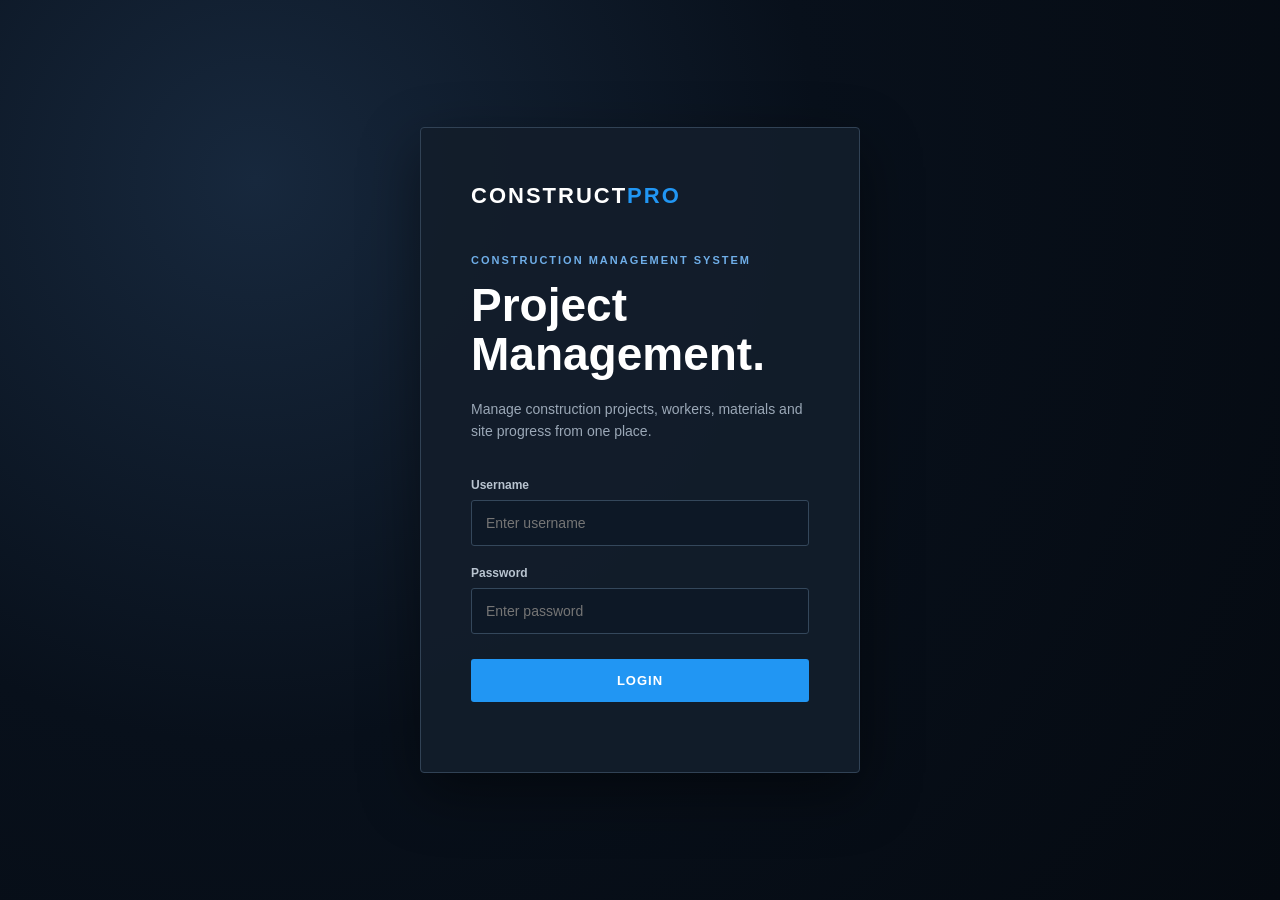
<file: frontend/index.html>
<!DOCTYPE html>
<html lang="en">

<head>
    <meta charset="UTF-8">
    <meta name="viewport" content="width=device-width, initial-scale=1.0">

    <title>Construction Management System</title>

    <link rel="stylesheet" href="style.css">
</head>

<body>

    <div class="login-page">

        <div class="login-card">

            <div class="brand">
                CONSTRUCT<span>PRO</span>
            </div>

            <p class="system-label">
                CONSTRUCTION MANAGEMENT SYSTEM
            </p>

            <h1>
                Project<br>
                Management.
            </h1>

            <p class="login-description">
                Manage construction projects, workers,
                materials and site progress from one place.
            </p>

            <form onsubmit="login(event)">

                <label>Username</label>

                <input
                    type="text"
                    id="username"
                    placeholder="Enter username"
                    required
                >

                <label>Password</label>

                <input
                    type="password"
                    id="password"
                    placeholder="Enter password"
                    required
                >

                <button type="submit">
                    LOGIN
                </button>

                <p id="loginMessage"></p>

            </form>

        </div>

    </div>

    <script src="script.js"></script>

</body>

</html>
</file>
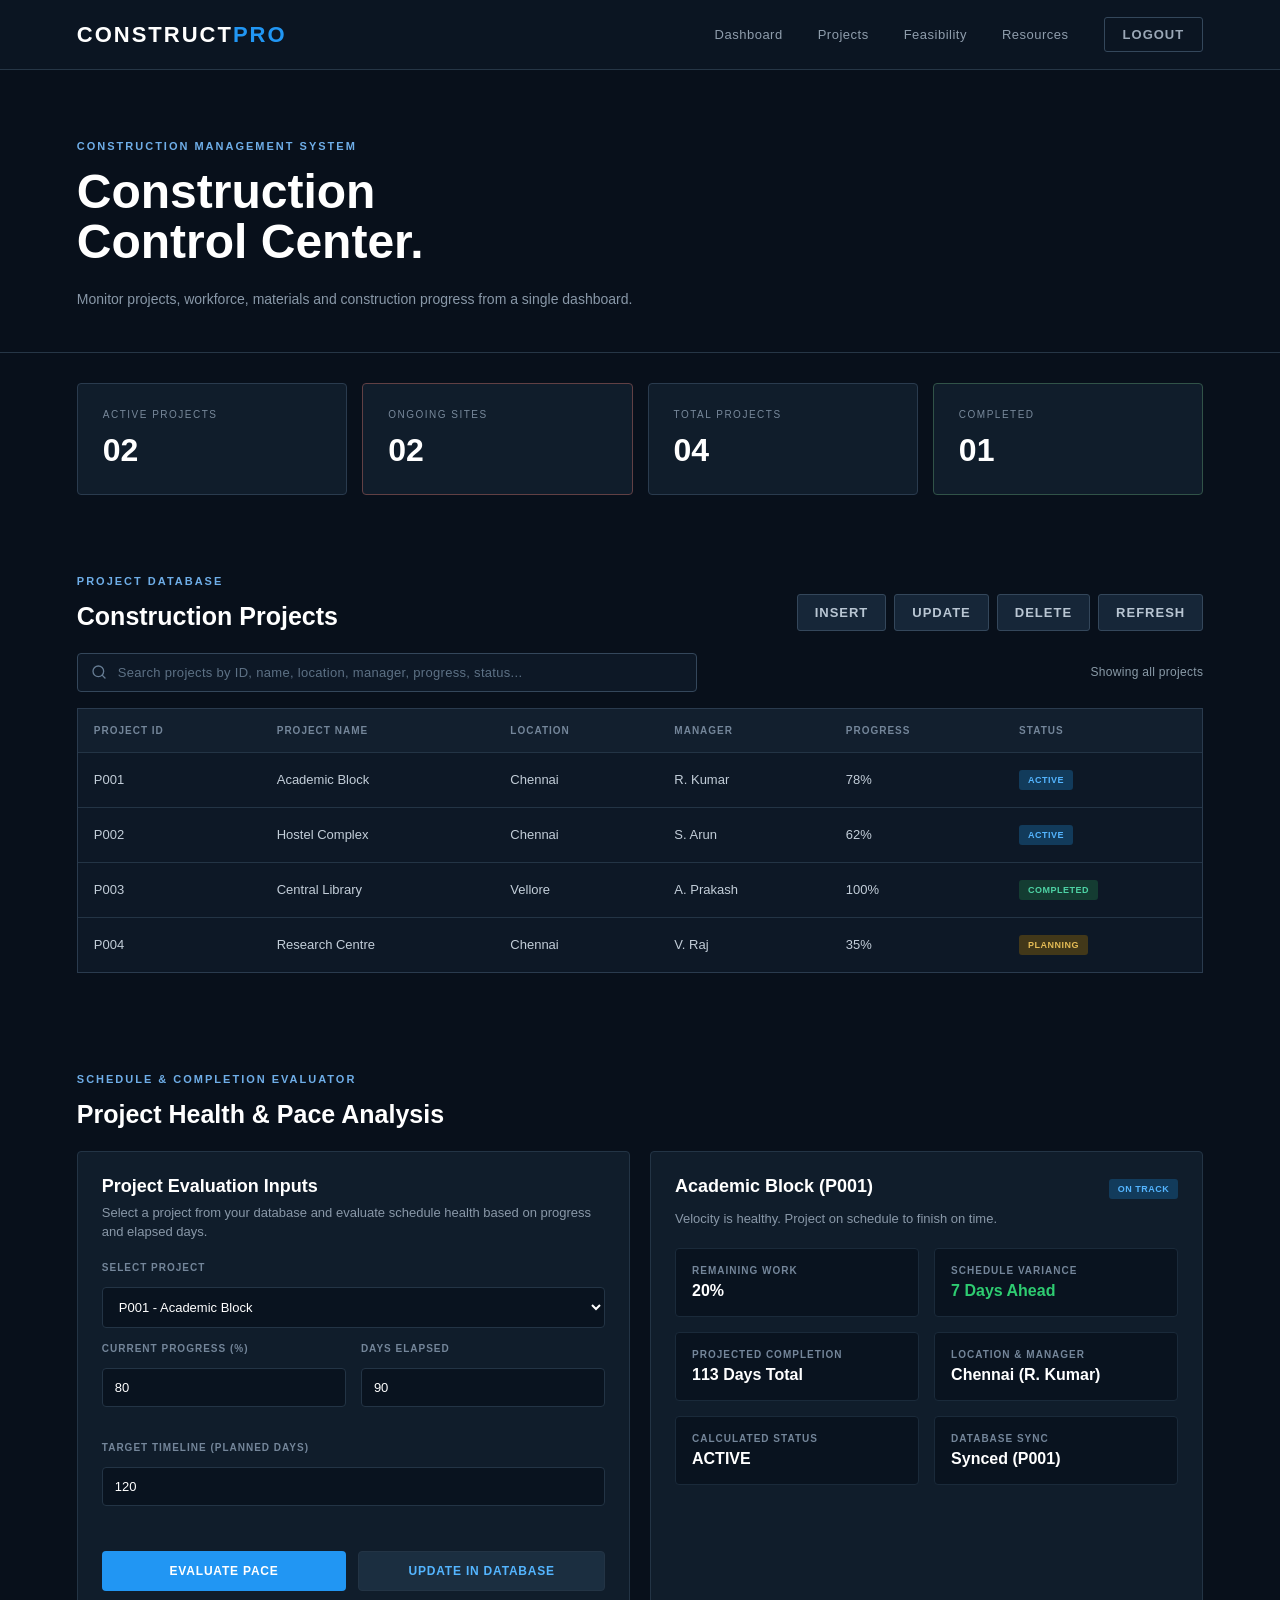
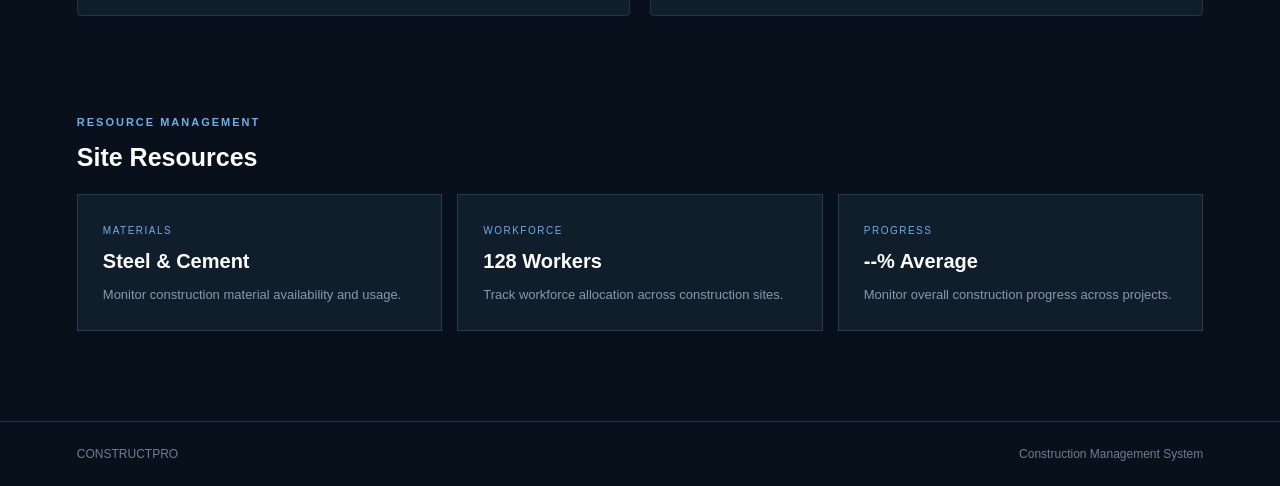
<file: frontend/dashboard.html>
<!DOCTYPE html>
<html lang="en">

<head>

    <meta charset="UTF-8">

    <meta name="viewport" content="width=device-width, initial-scale=1.0">

    <title>Construction Management Dashboard</title>

    <link rel="stylesheet" href="style.css?v=2">

</head>


<body class="dashboard-page">


<!-- ================= HEADER ================= -->

<header>

    <div class="brand">
        CONSTRUCT<span>PRO</span>
    </div>

    <nav>

        <a href="#dashboard">Dashboard</a>

        <a href="#projects">Projects</a>

        <a href="#feasibility">Feasibility</a>

        <a href="#resources">Resources</a>

    </nav>

    <button class="logout"
            onclick="logout()">

        LOGOUT

    </button>

</header>



<!-- ================= MAIN ================= -->

<main>


<!-- ================= DASHBOARD ================= -->

<section id="dashboard"
         class="dashboard-hero">

    <div>

        <p class="system-label">
            CONSTRUCTION MANAGEMENT SYSTEM
        </p>

        <h1>
            Construction<br>
            Control Center.
        </h1>

        <p class="dashboard-description">

            Monitor projects, workforce,
            materials and construction
            progress from a single dashboard.

        </p>

    </div>

</section>



<!-- ================= STATISTICS ================= -->

<section class="stats">

    <div class="stat-card">

        <span>ACTIVE PROJECTS</span>

        <strong id="statActive">02</strong>

    </div>


    <div class="stat-card critical">

        <span>ONGOING SITES</span>

        <strong id="statSites">02</strong>

    </div>


    <div class="stat-card">

        <span>TOTAL PROJECTS</span>

        <strong id="statTotal">04</strong>

    </div>


    <div class="stat-card completed-card">

        <span>COMPLETED</span>

        <strong id="statCompleted">01</strong>

    </div>

</section>



<!-- ================= PROJECTS ================= -->

<section id="projects"
         class="data-section">

    <div class="section-header">

        <div>

            <p class="system-label">
                PROJECT DATABASE
            </p>

            <h2>
                Construction Projects
            </h2>

        </div>


        <div class="actions">

            <button onclick="insertProject()">
                INSERT
            </button>

            <button onclick="updateProject()">
                UPDATE
            </button>

            <button onclick="deleteProject()">
                DELETE
            </button>

            <button onclick="refreshProjects()">
                REFRESH
            </button>

        </div>

    </div>

    <!-- ================= GLOBAL PROJECT SEARCH BAR ================= -->
    <div class="search-toolbar">
        <div class="search-box">
            <svg class="search-icon" width="16" height="16" viewBox="0 0 24 24" fill="none" stroke="currentColor" stroke-width="2" stroke-linecap="round" stroke-linejoin="round">
                <circle cx="11" cy="11" r="8"></circle>
                <line x1="21" y1="21" x2="16.65" y2="16.65"></line>
            </svg>
            <input
                type="text"
                id="projectSearchInput"
                class="search-input"
                placeholder="Search projects by ID, name, location, manager, progress, status..."
                oninput="handleProjectSearch(this.value)"
                aria-label="Search projects"
                autocomplete="off"
            >
            <button
                type="button"
                id="projectSearchClear"
                class="search-clear-btn"
                onclick="clearProjectSearch()"
                title="Clear search"
                aria-label="Clear search"
                style="display: none;"
            >&times;</button>
        </div>

        <div id="projectSearchCount" class="search-count">
            Showing all projects
        </div>
    </div>

    <div class="table-container">

        <table id="projectTable">

            <thead>

                <tr>

                    <th>PROJECT ID</th>

                    <th>PROJECT NAME</th>

                    <th>LOCATION</th>

                    <th>MANAGER</th>

                    <th>PROGRESS</th>

                    <th>STATUS</th>

                </tr>

            </thead>


            <tbody id="projectTableBody">

                <tr>

                    <td>P001</td>

                    <td>Academic Block</td>

                    <td>Chennai</td>

                    <td>R. Kumar</td>

                    <td>78%</td>

                    <td>
                        <span class="status active">
                            ACTIVE
                        </span>
                    </td>

                </tr>


                <tr>

                    <td>P002</td>

                    <td>Hostel Complex</td>

                    <td>Chennai</td>

                    <td>S. Arun</td>

                    <td>62%</td>

                    <td>
                        <span class="status active">
                            ACTIVE
                        </span>
                    </td>

                </tr>


                <tr>

                    <td>P003</td>

                    <td>Central Library</td>

                    <td>Vellore</td>

                    <td>A. Prakash</td>

                    <td>100%</td>

                    <td>
                        <span class="status completed">
                            COMPLETED
                        </span>
                    </td>

                </tr>


                <tr>

                    <td>P004</td>

                    <td>Research Centre</td>

                    <td>Chennai</td>

                    <td>V. Raj</td>

                    <td>35%</td>

                    <td>
                        <span class="status planning">
                            PLANNING
                        </span>
                    </td>

                </tr>

            </tbody>

        </table>

    </div>

</section>



<!-- ================= SCHEDULE & HEALTH EVALUATOR ================= -->

<section id="feasibility"
         class="data-section">

    <div class="section-header">

        <div>

            <p class="system-label">
                SCHEDULE & COMPLETION EVALUATOR
            </p>

            <h2>
                Project Health & Pace Analysis
            </h2>

        </div>

    </div>


    <div class="estimator-container">

        <!-- Input Form -->
        <div class="estimator-card input-card">

            <h3>Project Evaluation Inputs</h3>

            <p class="card-desc">
                Select a project from your database and evaluate schedule health based on progress and elapsed days.
            </p>

            <div class="form-grid">

                <div class="form-group full-width">
                    <label>SELECT PROJECT</label>
                    <select id="evalSelectProject" onchange="onProjectSelectChanged()">
                        <option value="P001">P001 - Academic Block</option>
                        <option value="P002">P002 - Hostel Complex</option>
                        <option value="P003">P003 - Central Library</option>
                        <option value="P004">P004 - Research Centre</option>
                    </select>
                </div>

                <div class="form-group">
                    <label>CURRENT PROGRESS (%)</label>
                    <input type="number" id="evalProgress" value="80" min="0" max="100" placeholder="0 - 100">
                </div>

                <div class="form-group">
                    <label>DAYS ELAPSED</label>
                    <input type="number" id="evalDaysElapsed" value="90" min="1" placeholder="e.g. 90">
                </div>

                <div class="form-group full-width">
                    <label>TARGET TIMELINE (PLANNED DAYS)</label>
                    <input type="number" id="evalTargetDays" value="120" min="1" placeholder="e.g. 120">
                </div>

            </div>

            <div class="estimator-actions">
                <button type="button" class="btn-calc" onclick="evaluateProjectSchedule(false)">
                    EVALUATE PACE
                </button>
                <button type="button" class="btn-save" onclick="evaluateProjectSchedule(true)">
                    UPDATE IN DATABASE
                </button>
            </div>

        </div>


        <!-- Output Result Card -->
        <div class="estimator-card output-card">

            <div class="output-top">
                <h3 id="outProjectTitle">Academic Block (P001)</h3>
                <span id="healthBadge" class="status active">ON TRACK</span>
            </div>

            <p class="card-desc" id="outRecommendation">
                Velocity is healthy. Project on schedule to finish on time.
            </p>

            <div class="output-stats-grid">

                <div class="out-item">
                    <span>REMAINING WORK</span>
                    <strong id="outRemaining">20%</strong>
                </div>

                <div class="out-item">
                    <span>SCHEDULE VARIANCE</span>
                    <strong id="outPaceVariance" style="color: #2ecc71;">7 Days Ahead</strong>
                </div>

                <div class="out-item">
                    <span>PROJECTED COMPLETION</span>
                    <strong id="outProjectedDays">113 Days Total</strong>
                </div>

                <div class="out-item">
                    <span>LOCATION & MANAGER</span>
                    <strong id="outSiteInfo">Chennai (R. Kumar)</strong>
                </div>

                <div class="out-item">
                    <span>CALCULATED STATUS</span>
                    <strong id="outNewStatus">ACTIVE</strong>
                </div>

                <div class="out-item">
                    <span>DATABASE SYNC</span>
                    <strong id="outDbSync">Synced (P001)</strong>
                </div>

            </div>

        </div>

    </div>

</section>



<!-- ================= RESOURCES ================= -->

<section id="resources"
         class="data-section">

    <div class="section-header">

        <div>

            <p class="system-label">
                RESOURCE MANAGEMENT
            </p>

            <h2>
                Site Resources
            </h2>

        </div>

    </div>


    <div class="resource-grid">


        <div class="resource-card">

            <span>MATERIALS</span>

            <h3>Steel & Cement</h3>

            <p>
                Monitor construction material
                availability and usage.
            </p>

        </div>


        <div class="resource-card">

            <span>WORKFORCE</span>

            <h3>128 Workers</h3>

            <p>
                Track workforce allocation
                across construction sites.
            </p>

        </div>


        <div class="resource-card">

            <span>PROGRESS</span>

            <h3 id="statAvgProgress">--% Average</h3>

            <p>
                Monitor overall construction
                progress across projects.
            </p>

        </div>

    </div>

</section>


</main>



<footer>

    CONSTRUCTPRO

    <span>
        Construction Management System
    </span>

</footer>


<script src="script.js?v=4"></script>

</body>

</html>
</file>
<file: frontend/style.css>
* {
    margin: 0;
    padding: 0;
    box-sizing: border-box;
}

body {
    font-family: Arial, sans-serif;
    background: #08101b;
    color: #ffffff;
}


/* ================= LOGIN ================= */

.login-page {
    min-height: 100vh;

    display: flex;
    justify-content: center;
    align-items: center;

    background:
        radial-gradient(
            circle at 20% 20%,
            #17283d 0%,
            #08101b 45%,
            #050a11 100%
        );
}

.login-card {
    width: 440px;

    padding: 55px 50px;

    background: rgba(18, 29, 43, 0.95);

    border: 1px solid #314255;

    box-shadow:
        0 20px 60px rgba(0, 0, 0, 0.45);

    border-radius: 4px;
}

.brand {
    font-size: 22px;
    font-weight: bold;
    letter-spacing: 2px;

    margin-bottom: 45px;
}

.brand span {
    color: #2196f3;
}

.system-label {
    color: #6faee8;

    font-size: 11px;
    font-weight: bold;

    letter-spacing: 2px;

    margin-bottom: 15px;
}

h1 {
    font-size: 46px;
    line-height: 1.05;

    margin-bottom: 20px;
}

.login-description {
    color: #9ba8b7;

    line-height: 1.6;

    font-size: 14px;

    margin-bottom: 35px;
}

label {
    display: block;

    color: #b9c4d0;

    font-size: 12px;
    font-weight: bold;

    margin-bottom: 8px;
}

input {
    width: 100%;

    padding: 14px;

    margin-bottom: 20px;

    background: #0d1826;

    border: 1px solid #34475b;

    border-radius: 3px;

    color: white;

    font-size: 14px;

    outline: none;
}

input:focus {
    border-color: #2196f3;
}

button {
    width: 100%;

    padding: 14px;

    margin-top: 5px;

    background: #2196f3;

    border: none;

    border-radius: 3px;

    color: white;

    font-size: 13px;
    font-weight: bold;

    letter-spacing: 1px;

    cursor: pointer;
}

button:hover {
    background: #1976d2;
}

#loginMessage {
    margin-top: 15px;

    font-size: 13px;

    text-align: center;
}
/* ==================================================
   DASHBOARD
================================================== */

.dashboard-page {
    background: #08101b;
    color: #ffffff;
    min-height: 100vh;
}


/* HEADER */

.dashboard-page header {
    height: 70px;

    padding: 0 6%;

    display: flex;
    align-items: center;

    border-bottom: 1px solid #263646;

    background: #0b1522;
}

.dashboard-page header .brand {
    margin: 0;

    margin-right: auto;
}

.dashboard-page nav {
    display: flex;
    gap: 35px;
    margin-right: 35px;
}

.dashboard-page nav a {
    color: #8f9dac;

    text-decoration: none;

    font-size: 13px;

    letter-spacing: 0.5px;
}

.dashboard-page nav a:hover {
    color: #ffffff;
}

.logout {
    width: auto;

    padding: 9px 18px;

    margin: 0;

    background: transparent;

    border: 1px solid #34475b;

    color: #9ba8b7;
}

.logout:hover {
    background: #182536;
}


/* HERO */

.dashboard-hero {

    padding: 70px 6% 40px;

    border-bottom: 1px solid #263646;

}

.dashboard-hero h1 {

    font-size: 48px;

    line-height: 1.05;

    margin-bottom: 20px;

}

.dashboard-description {

    max-width: 560px;

    color: #8998a8;

    line-height: 1.7;

    font-size: 14px;

}


/* STATISTICS */

.stats {

    padding: 30px 6%;

    display: grid;

    grid-template-columns:
        repeat(4, 1fr);

    gap: 15px;

}


.stat-card {

    padding: 25px;

    background: #101d2b;

    border: 1px solid #2a3b4e;

    border-radius: 4px;

}


.stat-card span {

    display: block;

    color: #78899b;

    font-size: 10px;

    letter-spacing: 1.5px;

    margin-bottom: 12px;

}


.stat-card strong {

    font-size: 32px;

}


.critical {

    border-color: #614044;

}


.completed-card {

    border-color: #315348;

}


/* SECTIONS */

.data-section {

    padding: 50px 6%;

}


.section-header {

    display: flex;

    justify-content: space-between;

    align-items: end;

    margin-bottom: 22px;

}


.section-header h2 {

    font-size: 25px;

}


.actions {

    display: flex;

    gap: 8px;

}


.actions button {

    width: auto;

    padding: 10px 17px;

    background: #162638;

    border: 1px solid #34475b;

    color: #b9c6d3;

}


.actions button:hover {

    background: #2196f3;

    border-color: #2196f3;

    color: white;

}


/* ================= SEARCH TOOLBAR ================= */

.search-toolbar {

    display: flex;

    justify-content: space-between;

    align-items: center;

    gap: 16px;

    margin-bottom: 16px;

    flex-wrap: wrap;

}


.search-box {

    position: relative;

    flex: 1;

    min-width: 280px;

    max-width: 620px;

    display: flex;

    align-items: center;

}


.search-icon {

    position: absolute;

    left: 14px;

    width: 16px;

    height: 16px;

    stroke: #667c93;

    pointer-events: none;

}


.search-box input.search-input {

    width: 100%;

    padding: 11px 38px 11px 40px;

    margin-bottom: 0;

    background: #0d1826;

    border: 1px solid #34475b;

    border-radius: 4px;

    color: #e6edf3;

    font-size: 13px;

    letter-spacing: 0.3px;

    outline: none;

    transition: border-color 0.2s ease, box-shadow 0.2s ease;

}


.search-box input.search-input::placeholder {

    color: #5d7185;

}


.search-box input.search-input:focus {

    border-color: #2196f3;

    box-shadow: 0 0 0 2px rgba(33, 150, 243, 0.15);

}


.search-clear-btn {

    position: absolute;

    right: 10px;

    top: 50%;

    transform: translateY(-50%);

    width: 22px;

    height: 22px;

    margin: 0;

    padding: 0;

    background: #1b2a3a;

    border: 1px solid #3d5063;

    border-radius: 50%;

    color: #8c9ea0;

    font-size: 14px;

    line-height: 1;

    display: flex;

    align-items: center;

    justify-content: center;

    cursor: pointer;

    transition: all 0.15s ease;

}


.search-clear-btn:hover {

    background: #24384d;

    color: #ffffff;

    border-color: #526880;

}


.search-count {

    color: #8a9ba8;

    font-size: 12px;

    font-weight: 500;

    letter-spacing: 0.3px;

    white-space: nowrap;

}


/* TABLE */

.table-container {

    overflow-x: auto;

    background: #0d1826;

    border: 1px solid #2a3b4e;

}


#projectTable {

    width: 100%;

    border-collapse: collapse;

}


#projectTable th {

    background: #121f2e;

    color: #74869a;

    padding: 16px;

    text-align: left;

    font-size: 10px;

    letter-spacing: 1px;

}


#projectTable td {

    padding: 17px 16px;

    border-top: 1px solid #233445;

    color: #c3ced9;

    font-size: 13px;

}


#projectTable tbody tr:hover {

    background: #122133;

}


/* STATUS */

.status {

    display: inline-block;

    padding: 5px 9px;

    border-radius: 3px;

    font-size: 9px;

    font-weight: bold;

    letter-spacing: 0.5px;

}


.active {

    background: #123b5b;

    color: #54b5ff;

}


.completed {

    background: #143c32;

    color: #4ed3a5;

}


.planning {

    background: #423819;

    color: #e4bb55;

}


/* RESOURCES */

.resource-grid {

    display: grid;

    grid-template-columns:
        repeat(3, 1fr);

    gap: 15px;

}


.resource-card {

    padding: 25px;

    background: #101d2b;

    border: 1px solid #2a3b4e;

}


.resource-card span {

    color: #6faee8;

    font-size: 10px;

    letter-spacing: 1.5px;

}


.resource-card h3 {

    margin: 12px 0;

    font-size: 20px;

}


.resource-card p {

    color: #8998a8;

    font-size: 13px;

    line-height: 1.6;

}


/* FOOTER */

.dashboard-page footer {

    margin-top: 40px;

    padding: 25px 6%;

    border-top: 1px solid #263646;

    color: #6f7f90;

    font-size: 12px;

}


.dashboard-page footer span {

    float: right;

}


/* MOBILE */

@media (max-width: 800px) {

    .stats {

        grid-template-columns: 1fr 1fr;

    }

    .resource-grid {

        grid-template-columns: 1fr;

    }

    .section-header {

        align-items: flex-start;

        flex-direction: column;

        gap: 20px;

    }

}


@media (max-width: 600px) {

    .stats {

        grid-template-columns: 1fr;

    }

    .dashboard-page nav {

        display: none;

    }

}


/* ==================================================
   FEASIBILITY & ESTIMATOR
================================================== */

.estimator-container {
    display: grid;
    grid-template-columns: 1fr 1fr;
    gap: 20px;
    margin-top: 10px;
}

.estimator-card {
    background: #101d2b;
    border: 1px solid #233445;
    border-radius: 4px;
    padding: 24px;
}

.estimator-card h3 {
    font-size: 18px;
    margin-bottom: 6px;
    color: #ffffff;
}

.card-desc {
    font-size: 13px;
    color: #8998a8;
    margin-bottom: 20px;
    line-height: 1.5;
}

.form-grid {
    display: grid;
    grid-template-columns: 1fr 1fr;
    gap: 15px;
}

.form-group {
    display: flex;
    flex-direction: column;
    gap: 6px;
}

.form-group.full-width {
    grid-column: 1 / -1;
}

.form-group label {
    font-size: 10px;
    letter-spacing: 1px;
    color: #74869a;
    font-weight: bold;
}

.form-group input,
.form-group select {
    background: #09131f;
    border: 1px solid #233445;
    border-radius: 4px;
    color: #ffffff;
    padding: 11px 12px;
    font-size: 13px;
    outline: none;
    transition: border-color 0.2s;
}

.form-group input:focus,
.form-group select:focus {
    border-color: #2196f3;
}

.estimator-actions {
    display: flex;
    gap: 12px;
    margin-top: 20px;
}

.btn-calc {
    flex: 1;
    background: #2196f3;
    color: #ffffff;
    border: none;
    border-radius: 4px;
    padding: 12px;
    font-size: 12px;
    font-weight: bold;
    letter-spacing: 0.8px;
    cursor: pointer;
    transition: background 0.2s;
}

.btn-calc:hover {
    background: #1976d2;
}

.btn-save {
    flex: 1;
    background: #1b2e40;
    color: #54b5ff;
    border: 1px solid #233445;
    border-radius: 4px;
    padding: 12px;
    font-size: 12px;
    font-weight: bold;
    letter-spacing: 0.8px;
    cursor: pointer;
    transition: all 0.2s;
}

.btn-save:hover {
    background: #233e56;
    border-color: #54b5ff;
}

.output-top {
    display: flex;
    justify-content: space-between;
    align-items: center;
    margin-bottom: 6px;
}

.output-stats-grid {
    display: grid;
    grid-template-columns: 1fr 1fr;
    gap: 15px;
    margin-top: 15px;
}

.out-item {
    background: #09131f;
    border: 1px solid #1a2a3a;
    border-radius: 4px;
    padding: 16px;
    display: flex;
    flex-direction: column;
    gap: 6px;
}

.out-item span {
    font-size: 10px;
    color: #74869a;
    letter-spacing: 1px;
    font-weight: bold;
}

.out-item strong {
    font-size: 16px;
    color: #ffffff;
    font-weight: 600;
}

.status.deficit {
    background: #4a1c1d;
    color: #ff7675;
}

@media (max-width: 900px) {
    .estimator-container {
        grid-template-columns: 1fr;
    }
}
</file>
